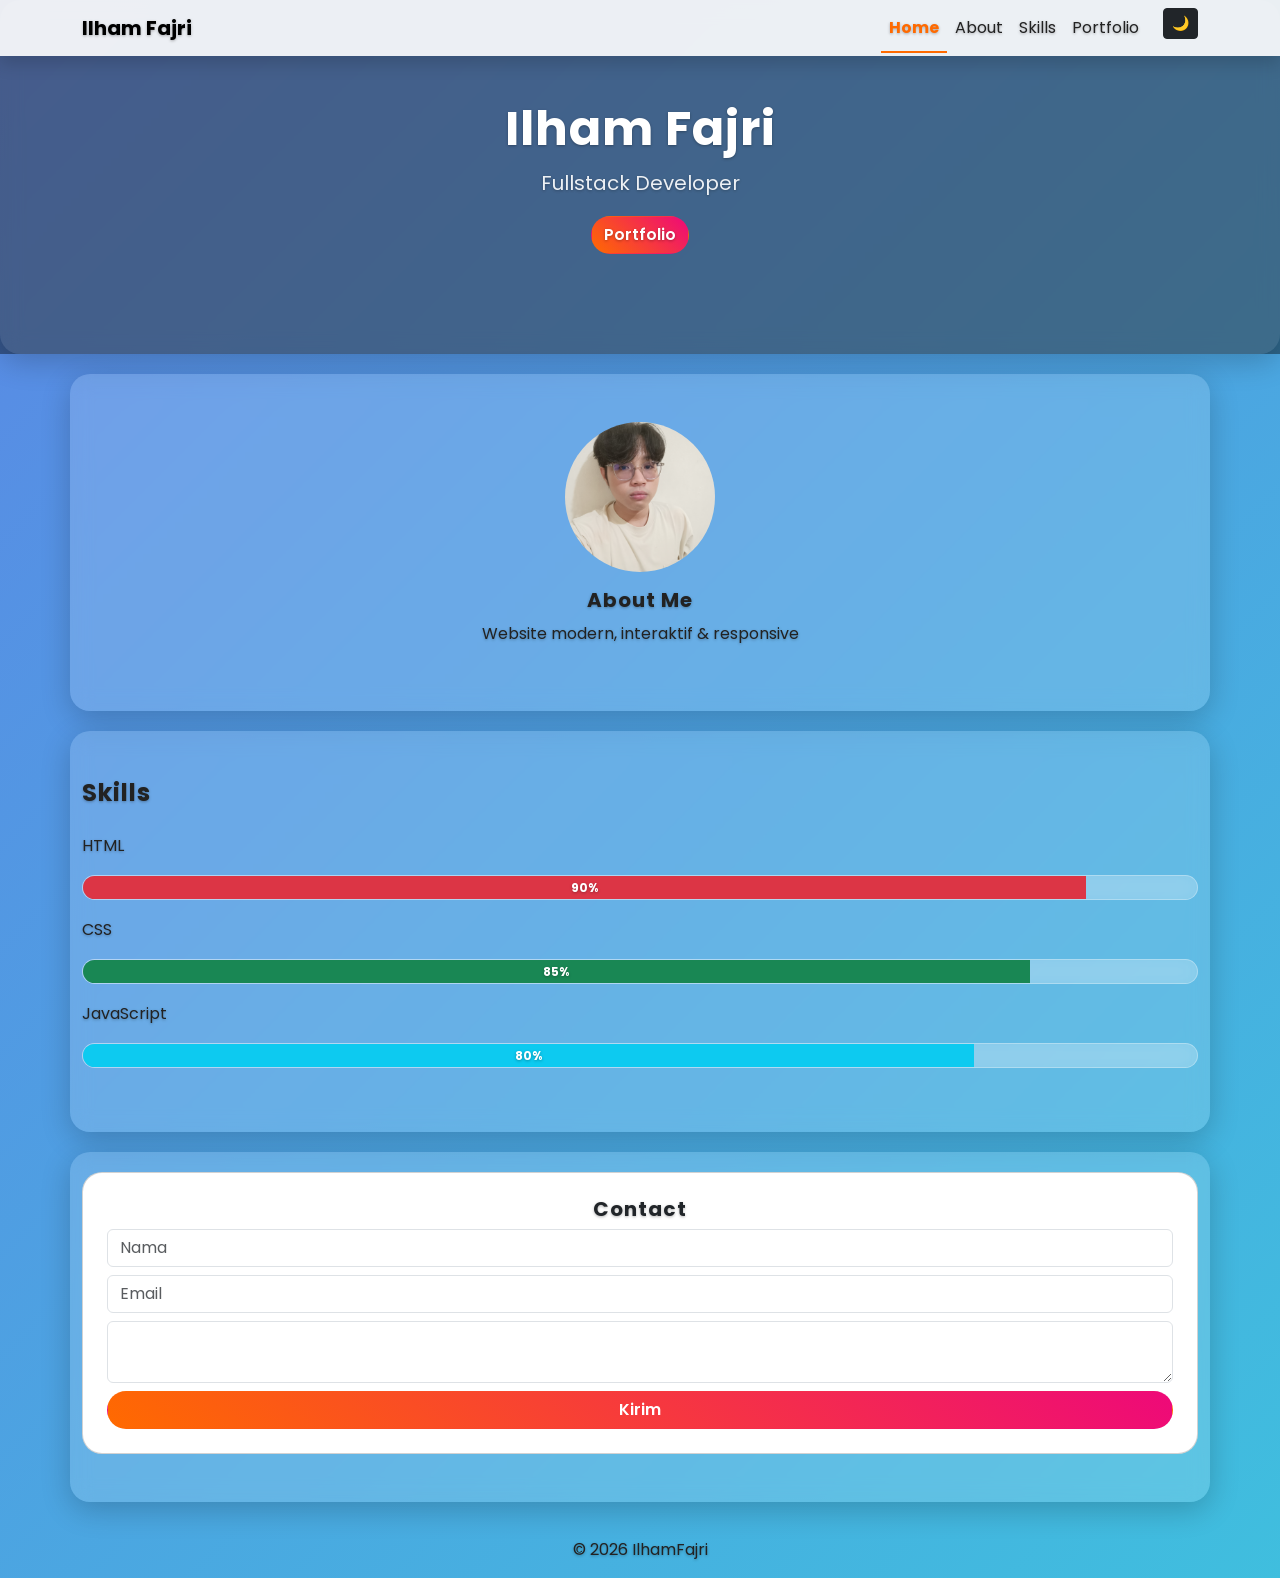
<file: Pengembangan Web Layout dengan Bootstrap 5/index.html>
<!DOCTYPE html>
<html lang="id">
<head>
<meta charset="UTF-8">
<meta name="viewport" content="width=device-width, initial-scale=1">

<title>CV Ilham Fajri</title>

<!-- BOOTSTRAP CDN -->
<link href="https://cdn.jsdelivr.net/npm/bootstrap@5.3.0/dist/css/bootstrap.min.css" rel="stylesheet">

<!-- AOS -->
<link href="https://unpkg.com/aos@2.3.4/dist/aos.css" rel="stylesheet">

<!-- CUSTOM CSS -->
<link rel="stylesheet" href="style.css">
</head>

<body>

<!-- NAVBAR -->
<nav class="navbar navbar-expand-lg bg-white fixed-top shadow">
<div class="container">
<a class="navbar-brand fw-bold">Ilham Fajri</a>

<button class="navbar-toggler" data-bs-toggle="collapse" data-bs-target="#nav">
<span class="navbar-toggler-icon"></span>
</button>

<div class="collapse navbar-collapse" id="nav">
<ul class="navbar-nav ms-auto">
<li><a class="nav-link active" href="#home">Home</a></li>
<li><a class="nav-link" href="#about">About</a></li>
<li><a class="nav-link" href="#skills">Skills</a></li>
<li><a class="nav-link" href="about.html">Portfolio</a></li>
<li>
<button onclick="toggleMode()" class="btn btn-dark btn-sm ms-3 ripple">🌙</button>
</li>
</ul>
</div>
</div>
</nav>

<!-- HERO -->
<section id="home" class="hero" data-aos="fade-up">
<h1>Ilham Fajri</h1>
<p>Fullstack Developer</p>
<a href="about.html" class="btn btn-modern ripple">Portfolio</a>
</section>

<!-- ABOUT -->
<section id="about" class="container py-5 text-center" data-aos="fade-right">
<img src="Img/foto saya .jpg" class="rounded-circle float mb-3" width="150"> 
<h5>About Me</h5>
<p>Website modern, interaktif & responsive</p>
</section>

<!-- SKILLS (FIXED) -->
<section id="skills" class="container py-5" data-aos="fade-left">
<h4 class="mb-4">Skills</h4>

<p>HTML</p>
<div class="progress mb-3" style="height:25px;">
  <div class="progress-bar bg-danger progress-anim" data-width="90%">90%</div>
</div>

<p>CSS</p>
<div class="progress mb-3" style="height:25px;">
  <div class="progress-bar bg-success progress-anim" data-width="85%">85%</div>
</div>

<p>JavaScript</p>
<div class="progress mb-3" style="height:25px;">
  <div class="progress-bar bg-info progress-anim" data-width="80%">80%</div>
</div>

</section>

<!-- CONTACT -->
<section class="container pb-5">
<div class="card p-4 text-center">
<h5>Contact</h5>
<input class="form-control mb-2" placeholder="Nama">
<input class="form-control mb-2" placeholder="Email">
<textarea class="form-control mb-2"></textarea>
<button class="btn btn-modern ripple w-100">Kirim</button>
</div>
</section>

<footer class="text-center py-3">
© 2026 IlhamFajri
</footer>

<!-- SCRIPT -->
<script src="https://cdn.jsdelivr.net/npm/bootstrap@5.3.0/dist/js/bootstrap.bundle.min.js"></script>
<script src="https://unpkg.com/aos@2.3.4/dist/aos.js"></script>

<script>
AOS.init();

/* DARK MODE */
function toggleMode(){
document.body.classList.toggle("dark-mode");
}

/* NAV ACTIVE */
let sections = document.querySelectorAll("section");
let navLinks = document.querySelectorAll(".nav-link");

window.onscroll = () => {
sections.forEach(sec => {
let top = window.scrollY;
let offset = sec.offsetTop - 150;
let height = sec.offsetHeight;
let id = sec.getAttribute("id");

if(top >= offset && top < offset + height){
navLinks.forEach(link => link.classList.remove("active"));
document.querySelector('.nav-link[href*='+id+']').classList.add("active");
}
});
};

/* RIPPLE */ 
document.querySelectorAll(".ripple").forEach(btn=>{
btn.addEventListener("click",function(e){
let x = e.clientX - e.target.offsetLeft;
let y = e.clientY - e.target.offsetTop;

let span = document.createElement("span");
span.style.left = x+"px";
span.style.top = y+"px";

this.appendChild(span);

setTimeout(()=> span.remove(),600);
});
});

/* SKILL ANIMATION */
window.addEventListener("scroll", () => {
document.querySelectorAll(".progress-anim").forEach(bar => {
if(bar.style.width === ""){
let value = bar.getAttribute("data-width");
bar.style.width = value;
}
});
});
</script>

</body>
</html>
</file>
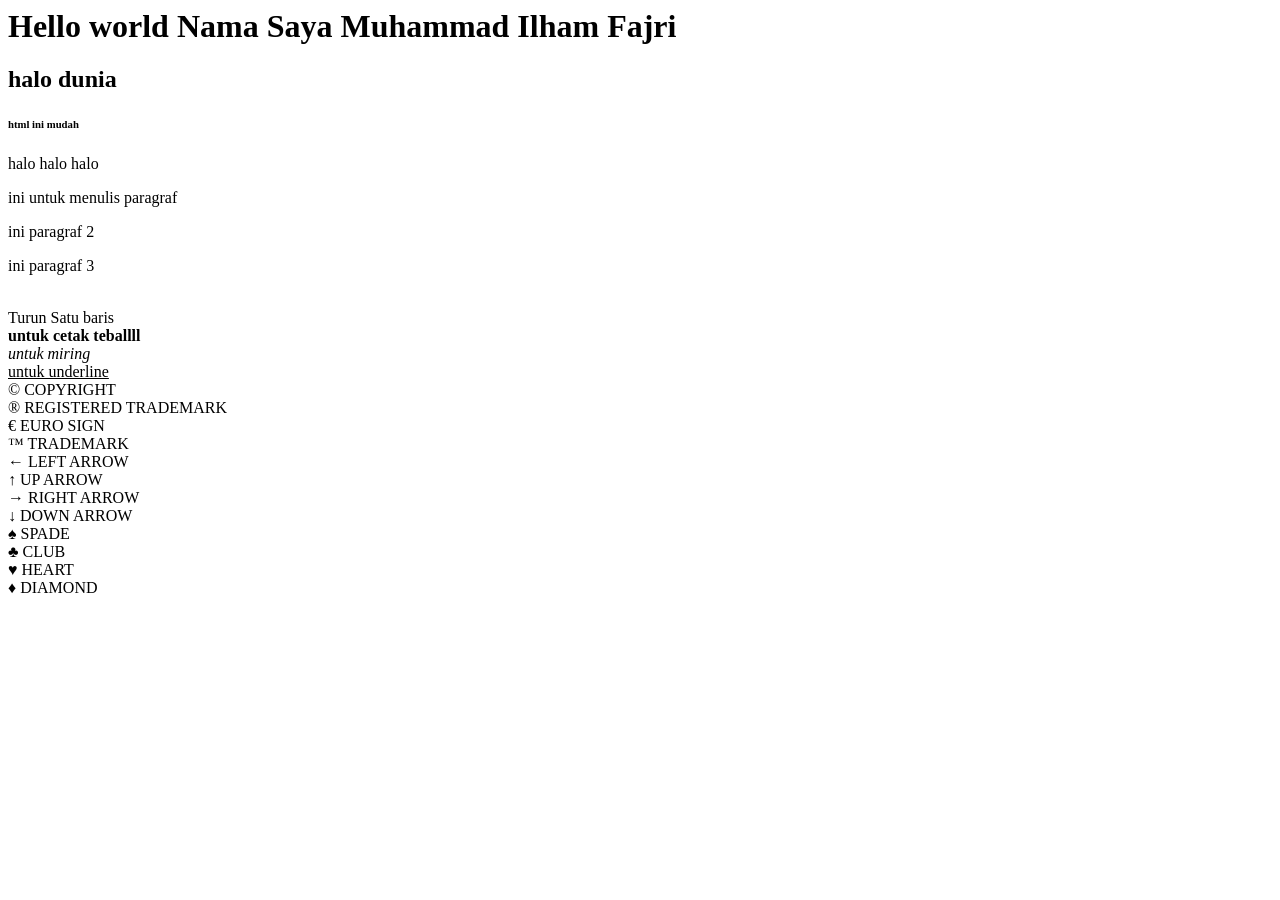
<file: Pertemuan3/index.html>
<html>
    <head>
        <title> belajar html part 1 </title>
    </head>
    <body> 
        <H1>Hello world Nama Saya Muhammad Ilham Fajri</H1>
        <h2> halo dunia</h2>
        <h6> html ini mudah</h6>
        <p> halo halo halo </p>
        <p> ini untuk menulis paragraf</p>
        <p> ini paragraf 2</p>
        <p> ini paragraf 3</p>
        <br>Turun Satu baris<br>    
        <b> untuk cetak teballll</b><br>
        <i> untuk miring</i><br>
        <u> untuk underline</u><br>
       
		&copy;	COPYRIGHT	<br>
		&reg;	REGISTERED TRADEMARK	<br>
		&euro;	EURO SIGN	<br>
		&trade;	TRADEMARK	<br>
		&larr;	LEFT ARROW	<br>
		&uarr;	UP ARROW	<br>
		&rarr;	RIGHT ARROW	<br>
		&darr;	DOWN ARROW	<br>
		&spades;	SPADE	<br>
		&clubs;	CLUB	<br>
		&hearts;	HEART	<br>
		&diams;	 DIAMOND<br>
        	

</html>
</file>
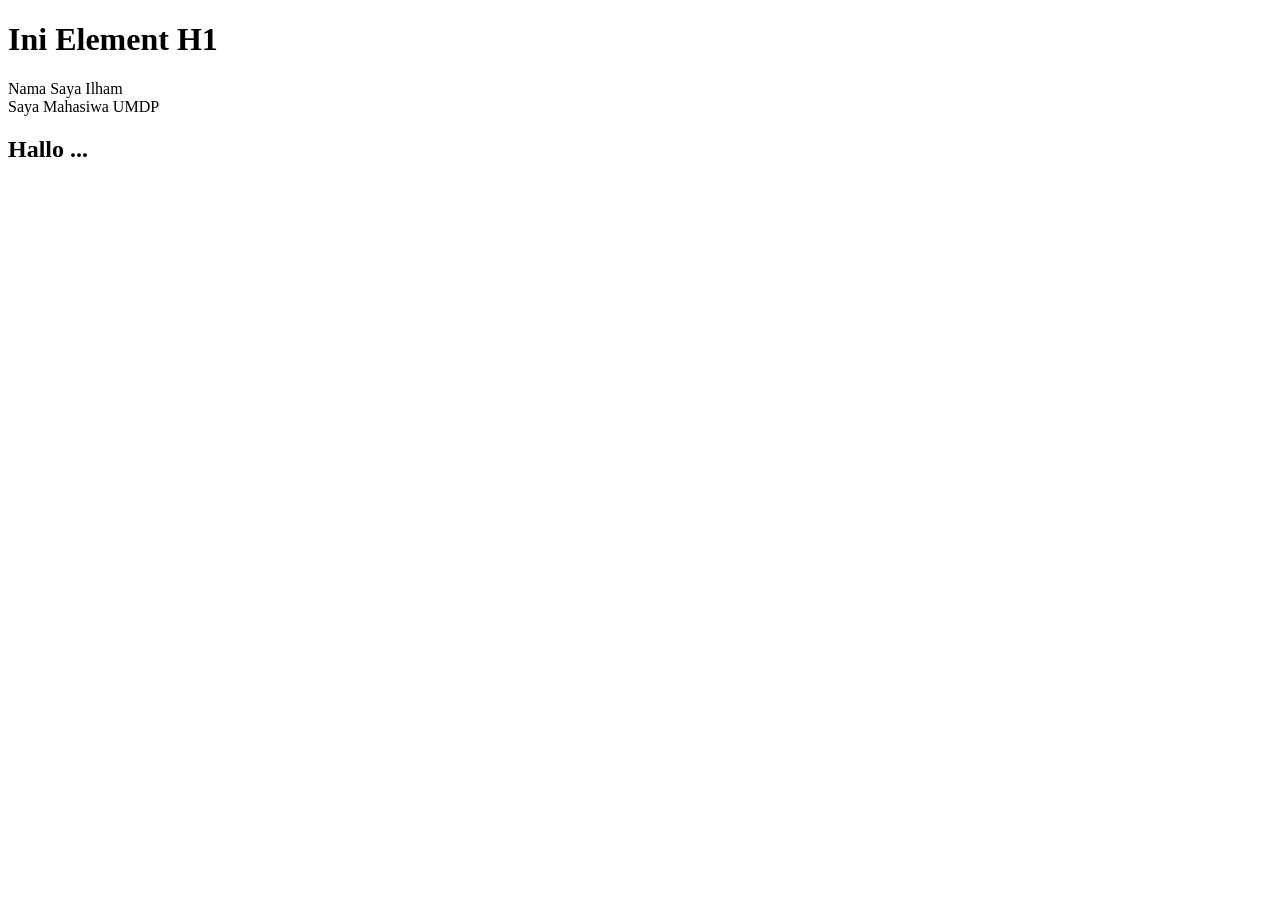
<file: pertemuan7/index.html>
<!DOCTYPE html>
<html lang="en">
<head>
    <meta charset="UTF-8">
    <meta name="viewport" content="width=device-width, initial-scale=1.0">
    <title>JavaScript</title>
    <script>
        //Output Console
        console.log("Hallo JavaScript");
        console.error("Ini pesan error");
        console.table(["Apel","Jeruk"]);

    </script>
</head>
<body>
    <h1>Ini Element H1</h1>
    <div id="demo">Ini Element Div</div>
    <script>
        //Output Document - Pop Up Window

        //alert("Hallo JavaScript");
        //var nama = prompt("Masukkan Nama Anda");
        //console.log("Hallo, " + nama);
        // var isJomblo = confirm("Apakah anda Jomblo, kalo ya, mau lanjut?");
        // if(isJomblo){
        //     console.log("Ciee Jomblo");
        // }else{
        //     console.log("Byee ....");
        // }

        //Output Document - DOM
        document.write("<h2>Hallo ...</h2>");
        document.getElementById("demo").innerHTML = "Nama Saya Ilham";
        document.getElementById("demo").innerHTML += "<br/>Saya Mahasiwa UMDP";

        //Variabel
        var nama = "Nur Rachmat"; //string
        var npm = 222525250005; //number (int)
        var isMale = true; //boolean
        var hobi = ["Reading", "Writing", "Dancing"]; //array
        var nilaiKuliah = {
                "namaMk":"PAW 1", 
                "nilaiHuruf" : "A", 
                "nilaiAngka" : "90"
            }; // object
    </script>
</body>
</html>
</file>
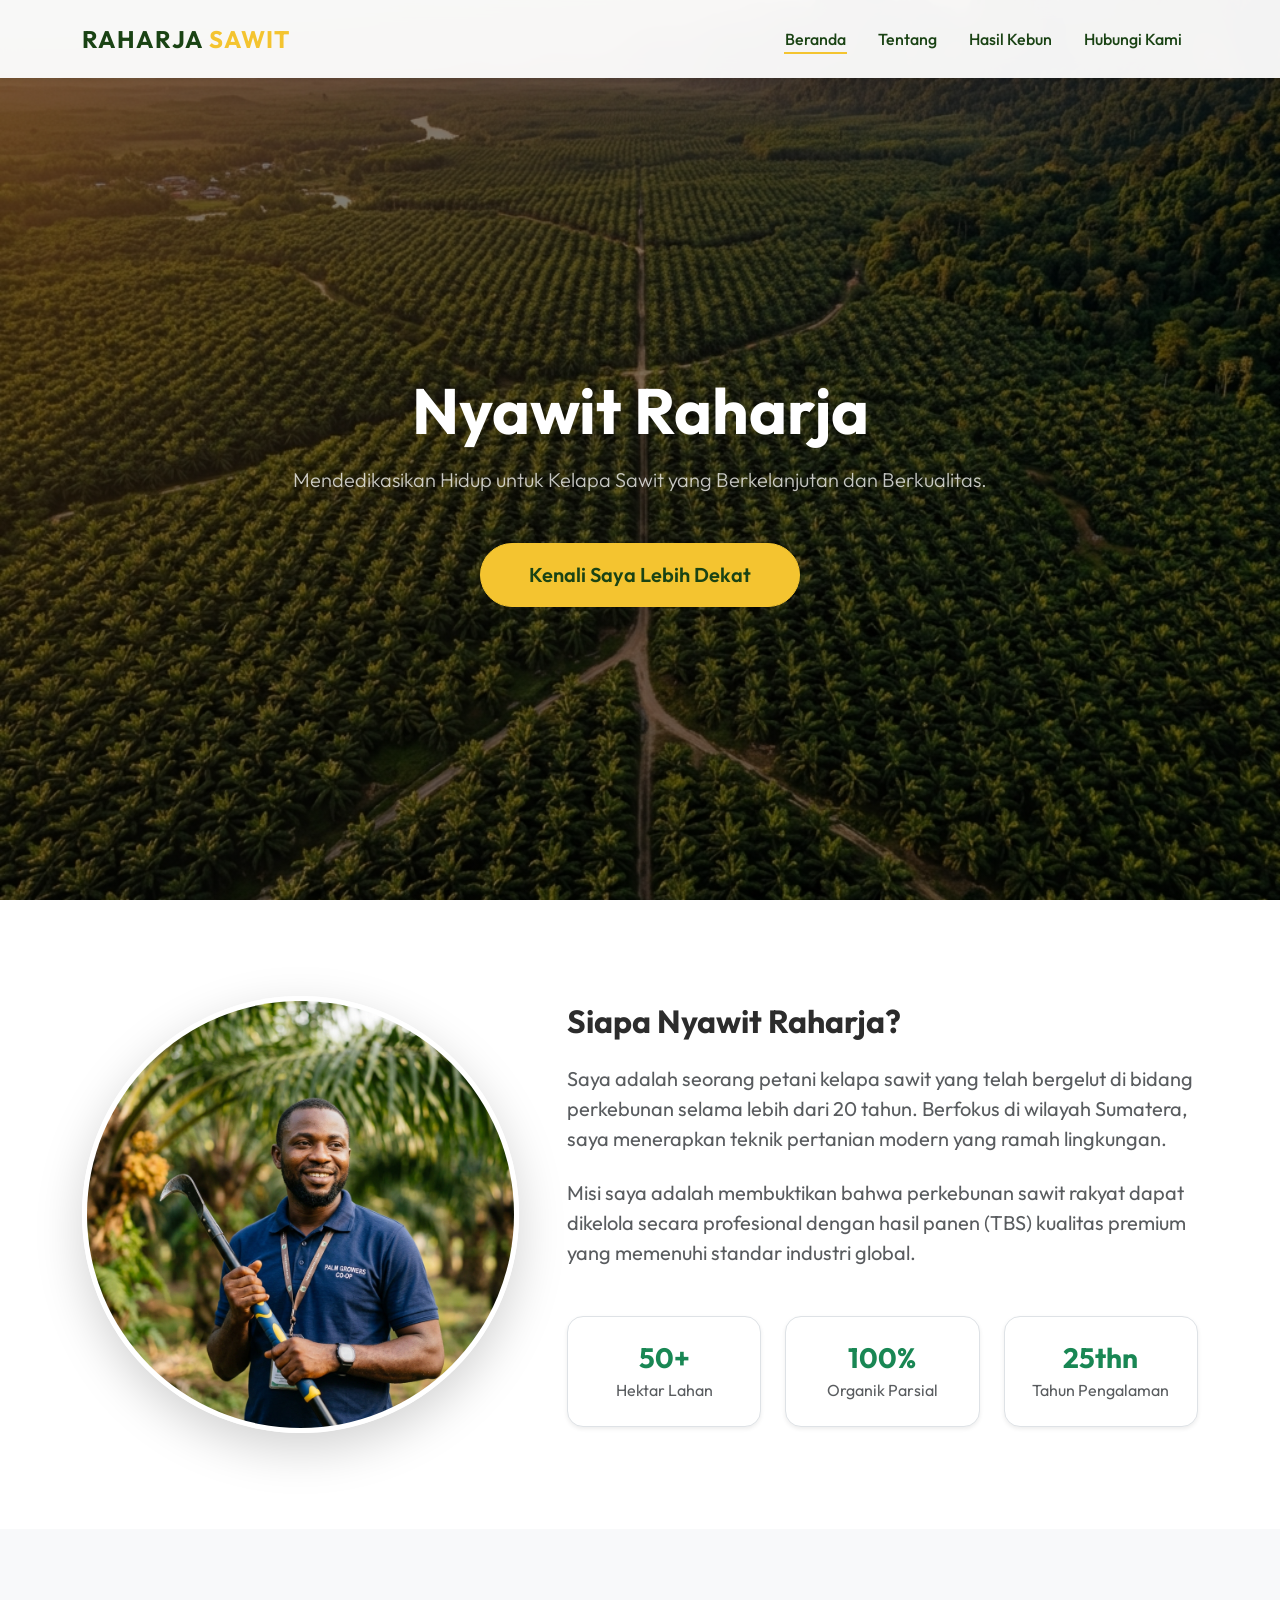
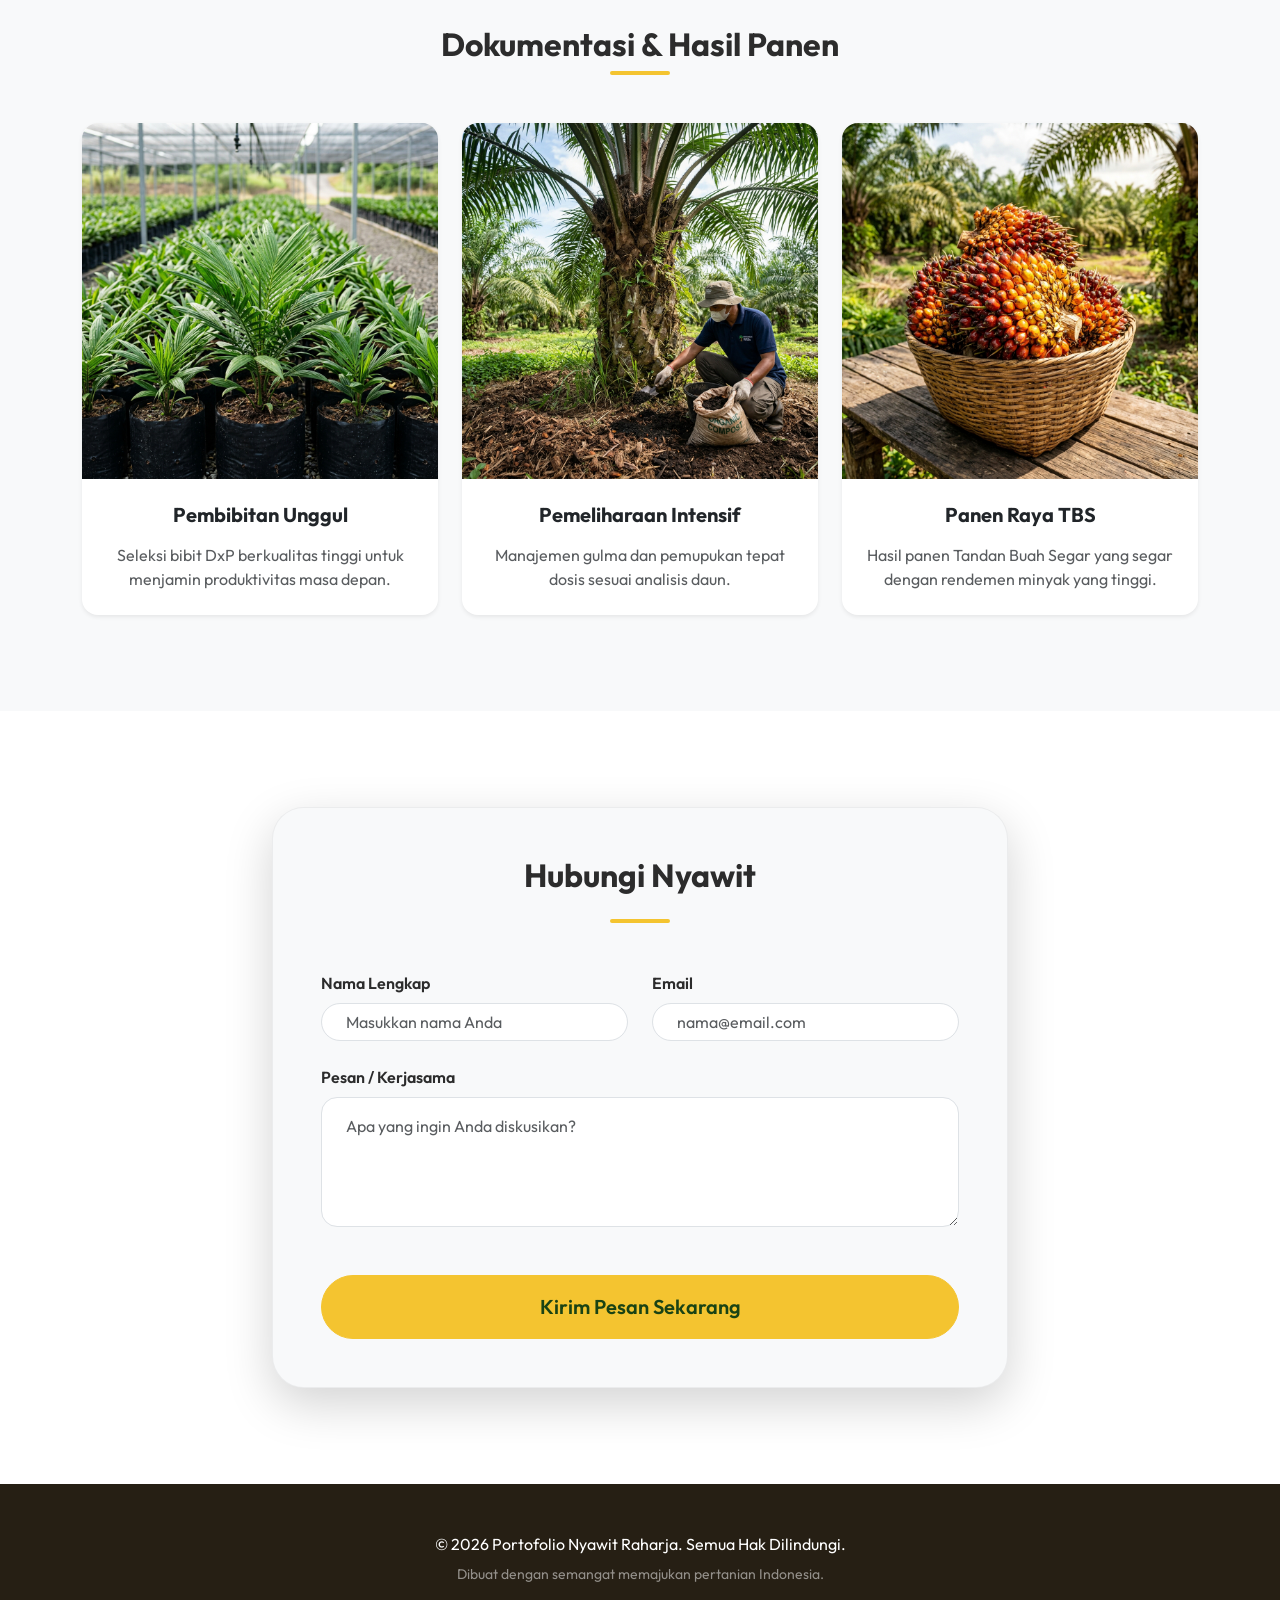
<file: UTS KISI KISI/index.html>
<!DOCTYPE html>
<html lang="id">
<head>
    <meta charset="UTF-8">
    <meta name="viewport" content="width=device-width, initial-scale=1.0">
    <title>Raharja Sawit - Pengusaha Sawit Berkelanjutan</title>
    <!-- Google Fonts -->
    <link href="https://fonts.googleapis.com/css2?family=Outfit:wght@300;400;600;700&display=swap" rel="stylesheet">
    <!-- Bootstrap 5 CSS -->
    <link href="https://cdn.jsdelivr.net/npm/bootstrap@5.3.0/dist/css/bootstrap.min.css" rel="stylesheet">
    <!-- Bootstrap Icons -->
    <link rel="stylesheet" href="https://cdn.jsdelivr.net/npm/bootstrap-icons@1.11.1/font/bootstrap-icons.css">
    <!-- Custom CSS -->
    <link rel="stylesheet" href="css/style.css">
</head>
<body>

    <!-- Navbar -->
    <nav class="navbar navbar-expand-lg fixed-top shadow-sm" id="mainNav">
        <div class="container">
            <a class="navbar-brand fw-bold text-uppercase" href="#">RAHARJA <span class="text-gold">SAWIT</span></a>
            <button class="navbar-toggler" type="button" data-bs-toggle="collapse" data-bs-target="#navbarNav">
                <span class="navbar-toggler-icon"></span>
            </button>
            <div class="collapse navbar-collapse" id="navbarNav">
                <ul class="navbar-nav ms-auto">
                    <li class="nav-item"><a class="nav-link px-3 active" href="#hero">Beranda</a></li>
                    <li class="nav-item"><a class="nav-link px-3" href="#tentang">Tentang</a></li>
                    <li class="nav-item"><a class="nav-link px-3" href="#hasil">Hasil Kebun</a></li>
                    <li class="nav-item"><a class="nav-link px-3" href="#hubungi">Hubungi Kami</a></li>
                </ul>
            </div>
        </div>
    </nav>

    <!-- Hero Section -->
    <section id="hero" class="d-flex align-items-center">
        <div class="container text-center text-white">
            <h1 class="display-3 fw-bold mb-3 animate-up">Nyawit Raharja</h1>
            <p class="lead mb-5 opacity-75 animate-up delay-1">Mendedikasikan Hidup untuk Kelapa Sawit yang Berkelanjutan dan Berkualitas.</p>
            <a href="#tentang" class="btn btn-gold btn-lg px-5 py-3 rounded-pill fw-semibold animate-up delay-2">Kenali Saya Lebih Dekat</a>
        </div>
    </section>

    <!-- About Section -->
    <section id="tentang" class="py-5">
        <div class="container py-5">
            <div class="row align-items-center g-5">
                <div class="col-lg-5">
                    <div class="img-wrapper rounded-circle overflow-hidden shadow-lg border border-5 border-white">
                        <img src="assets/img/profile.png" alt="Nyawit Raharja" class="img-fluid">
                    </div>
                </div>
                <div class="col-lg-7">
                    <h2 class="fw-bold mb-4">Siapa Nyawit Raharja?</h2>
                    <p class="text-muted mb-4 fs-5">Saya adalah seorang petani kelapa sawit yang telah bergelut di bidang perkebunan selama lebih dari 20 tahun. Berfokus di wilayah Sumatera, saya menerapkan teknik pertanian modern yang ramah lingkungan.</p>
                    <p class="text-muted mb-5 fs-5">Misi saya adalah membuktikan bahwa perkebunan sawit rakyat dapat dikelola secara profesional dengan hasil panen (TBS) kualitas premium yang memenuhi standar industri global.</p>
                    
                    <div class="row text-center g-4">
                        <div class="col-md-4">
                            <div class="stat-card p-4 rounded-4 shadow-sm border h-100">
                                <h3 class="fw-bold text-success mb-1 counter" data-target="50">0</h3>
                                <p class="text-muted mb-0">Hektar Lahan</p>
                            </div>
                        </div>
                        <div class="col-md-4">
                            <div class="stat-card p-4 rounded-4 shadow-sm border h-100">
                                <h3 class="fw-bold text-success mb-1 counter" data-target="100">0</h3>
                                <p class="text-muted mb-0">Organik Parsial</p>
                            </div>
                        </div>
                        <div class="col-md-4">
                            <div class="stat-card p-4 rounded-4 shadow-sm border h-100">
                                <h3 class="fw-bold text-success mb-1 counter" data-target="25">0</h3>
                                <p class="text-muted mb-0">Tahun Pengalaman</p>
                            </div>
                        </div>
                    </div>
                </div>
            </div>
        </div>
    </section>

    <!-- Gallery/Service Section -->
    <section id="hasil" class="py-5 bg-light">
        <div class="container py-5">
            <div class="text-center mb-5">
                <h2 class="fw-bold">Dokumentasi & Hasil Panen</h2>
                <div class="divider mx-auto mb-4"></div>
            </div>
            
            <div class="row g-4">
                <!-- Card 1 -->
                <div class="col-md-4">
                    <div class="card h-100 border-0 shadow-sm rounded-4 overflow-hidden gallery-card">
                        <div class="overflow-hidden">
                            <img src="assets/img/seeds.png" class="card-img-top hover-zoom" alt="Pembibitan Unggul">
                        </div>
                        <div class="card-body p-4 text-center">
                            <h5 class="fw-bold mb-3">Pembibitan Unggul</h5>
                            <p class="card-text text-muted">Seleksi bibit DxP berkualitas tinggi untuk menjamin produktivitas masa depan.</p>
                        </div>
                    </div>
                </div>
                <!-- Card 2 -->
                <div class="col-md-4">
                    <div class="card h-100 border-0 shadow-sm rounded-4 overflow-hidden gallery-card">
                        <div class="overflow-hidden">
                            <img src="assets/img/maintenance.png" class="card-img-top hover-zoom" alt="Pemeliharaan Intensif">
                        </div>
                        <div class="card-body p-4 text-center">
                            <h5 class="fw-bold mb-3">Pemeliharaan Intensif</h5>
                            <p class="card-text text-muted">Manajemen gulma dan pemupukan tepat dosis sesuai analisis daun.</p>
                        </div>
                    </div>
                </div>
                <!-- Card 3 -->
                <div class="col-md-4">
                    <div class="card h-100 border-0 shadow-sm rounded-4 overflow-hidden gallery-card">
                        <div class="overflow-hidden">
                            <img src="assets/img/harvest.png" class="card-img-top hover-zoom" alt="Panen Raya TBS">
                        </div>
                        <div class="card-body p-4 text-center">
                            <h5 class="fw-bold mb-3">Panen Raya TBS</h5>
                            <p class="card-text text-muted">Hasil panen Tandan Buah Segar yang segar dengan rendemen minyak yang tinggi.</p>
                        </div>
                    </div>
                </div>
            </div>
        </div>
    </section>

    <!-- Contact Section -->
    <section id="hubungi" class="py-5">
        <div class="container py-5">
            <div class="row justify-content-center">
                <div class="col-lg-8">
                    <div class="contact-card p-5 rounded-5 shadow-lg text-center">
                        <h2 class="fw-bold mb-4">Hubungi Nyawit</h2>
                        <div class="divider mx-auto mb-5"></div>
                        
                        <form id="contactForm">
                            <div class="row g-4 text-start">
                                <div class="col-md-6">
                                    <label class="form-label fw-semibold">Nama Lengkap</label>
                                    <input type="text" class="form-control rounded-pill px-4" placeholder="Masukkan nama Anda" required>
                                </div>
                                <div class="col-md-6">
                                    <label class="form-label fw-semibold">Email</label>
                                    <input type="email" class="form-control rounded-pill px-4" placeholder="nama@email.com" required>
                                </div>
                                <div class="col-12">
                                    <label class="form-label fw-semibold">Pesan / Kerjasama</label>
                                    <textarea class="form-control rounded-4 px-4 py-3" rows="4" placeholder="Apa yang ingin Anda diskusikan?" required></textarea>
                                </div>
                                <div class="col-12 text-center mt-5">
                                    <button type="submit" class="btn btn-gold btn-lg px-5 py-3 rounded-pill fw-semibold w-100 w-md-auto">Kirim Pesan Sekarang</button>
                                </div>
                            </div>
                        </form>
                    </div>
                </div>
            </div>
        </div>
    </section>

    <!-- Footer -->
    <footer class="py-5 text-white">
        <div class="container text-center">
            <p class="mb-2">© 2026 Portofolio Nyawit Raharja. Semua Hak Dilindungi.</p>
            <p class="small opacity-50 mb-0">Dibuat dengan semangat memajukan pertanian Indonesia.</p>
        </div>
    </footer>

    <!-- Bootstrap 5 JS Bundle -->
    <script src="https://cdn.jsdelivr.net/npm/bootstrap@5.3.0/dist/js/bootstrap.bundle.min.js"></script>
    <!-- Custom JS -->
    <script src="js/script.js"></script>
</body>
</html>
</file>
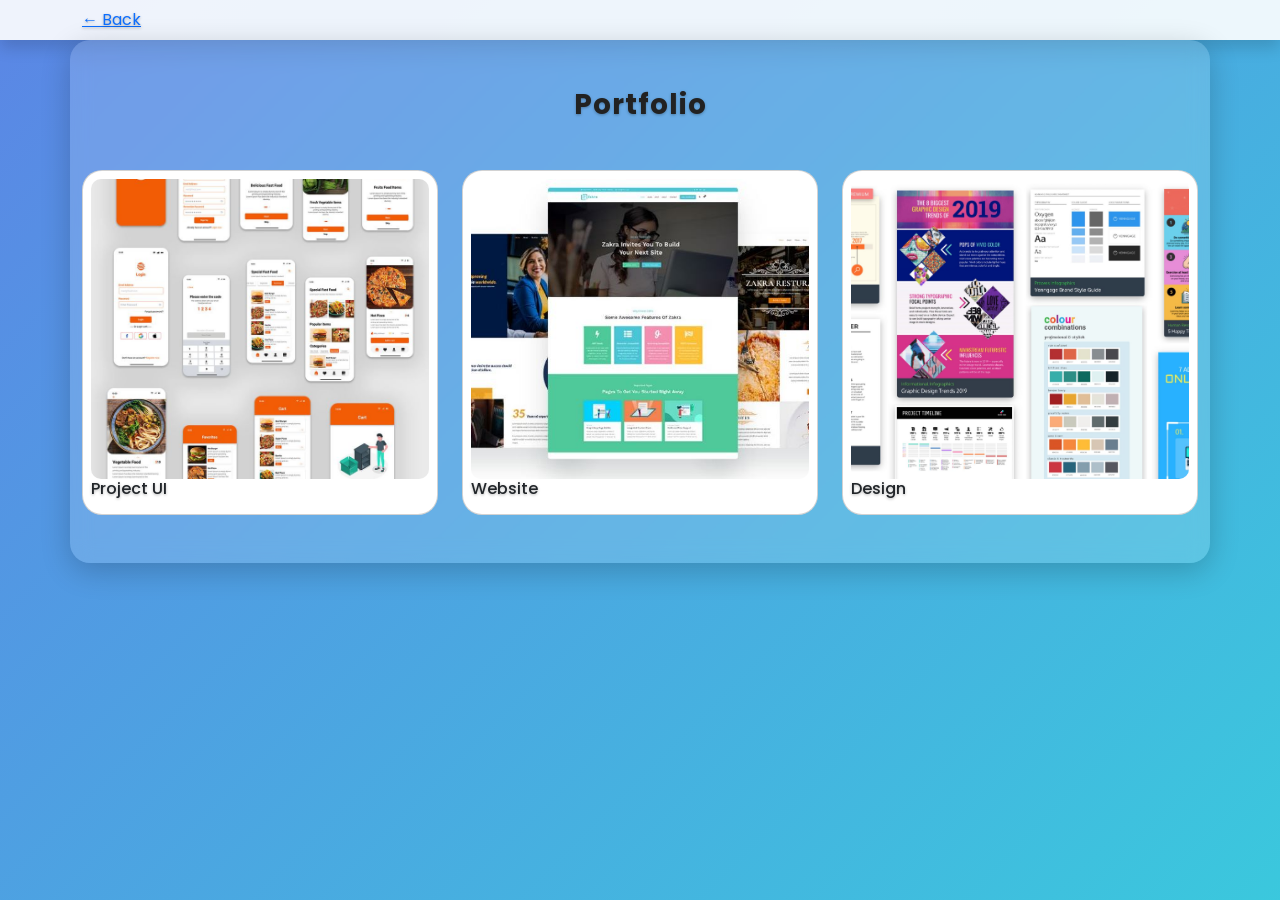
<file: Pengembangan Web Layout dengan Bootstrap 5/about.html>
<!DOCTYPE html>
<html>
<head>
<meta charset="UTF-8">
<meta name="viewport" content="width=device-width, initial-scale=1">

<link href="https://cdn.jsdelivr.net/npm/bootstrap@5.3.0/dist/css/bootstrap.min.css" rel="stylesheet">
<link href="https://unpkg.com/aos@2.3.4/dist/aos.css" rel="stylesheet">
<link rel="stylesheet" href="style.css">
</head>

<body>

<nav class="navbar bg-white shadow">
<div class="container">
<a href="index.html">← Back</a>
</div>
</nav>

<section class="container py-5">
<h3 class="text-center mb-5">Portfolio</h3>

<div class="row g-4">
<div class="col-md-4" data-aos="zoom-in">
<div class="card p-2">
<img src="Img/projectui.jpg">
<h6>Project UI</h6>
</div>
</div> 

<div class="col-md-4" data-aos="zoom-in">
<div class="card p-2">
<img src="Img/web.jpg">
<h6>Website</h6>
</div>
</div>

<div class="col-md-4" data-aos="zoom-in">
<div class="card p-2">
<img src="Img/design.jpg">
<h6>Design</h6>
</div>
</div>

</div>
</section>

<script src="https://unpkg.com/aos@2.3.4/dist/aos.js"></script>
<script>AOS.init();</script>

</body>
</html>
</file>
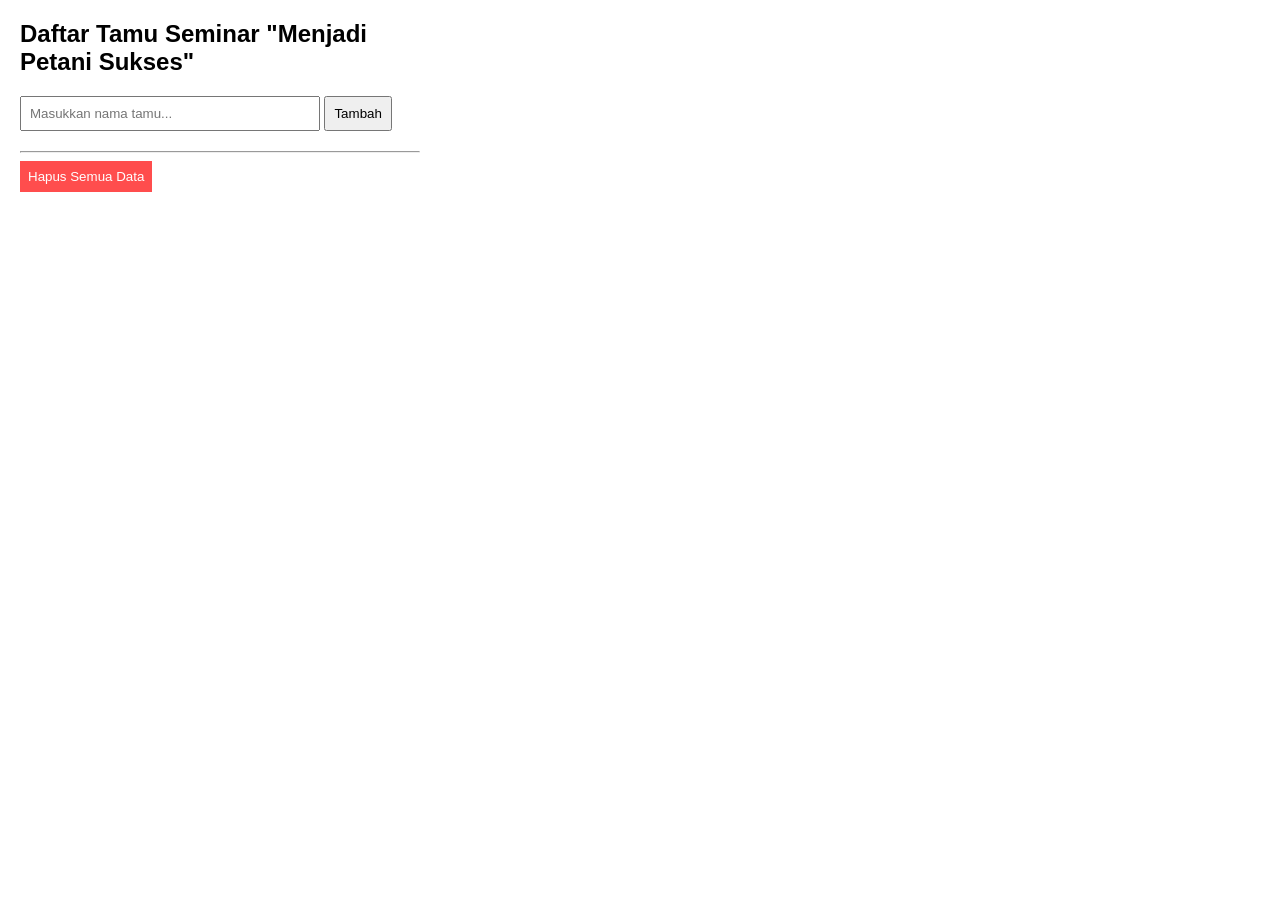
<file: pertemuan9/latihan.html>
<!DOCTYPE html>
<html lang="en">
<head>
    <meta charset="UTF-8">
    <meta name="viewport" content="width=device-width, initial-scale=1.0">
    <title>Buku Tamu Seminar</title>
    <link rel="stylesheet" href="style.css">
</head>
<body>
    <div class="container">
        <h2>Daftar Tamu Seminar "Menjadi Petani Sukses"</h2>
        <input type="text" id="guestInput" placeholder="Masukkan nama tamu...">
        <button onclick="addGuest()">Tambah</button>
        
        <ul id="guestList"></ul>
        
        <hr>
        <button style="background-color: #ff4d4d; color: white; border: none;" onclick="clearList()">
            Hapus Semua Data
        </button>
    </div>
    <script src="script.js"></script>
</body>
</html>
</file>
<file: Pengembangan Web Layout dengan Bootstrap 5/style.css>
/* IMPORT FONT */
@import url('https://fonts.googleapis.com/css2?family=Poppins:wght@300;400;600;700&display=swap');

/* BASE */
body {
  font-family: 'Poppins', sans-serif;
  scroll-behavior: smooth;
  transition: 0.3s;
  -webkit-font-smoothing: antialiased;
}

/* BACKGROUND ANIMATION */
body {
  background: linear-gradient(-45deg,#ff6a00,#ee0979,#36d1dc,#5b86e5);
  background-size: 400% 400%;
  animation: gradientBG 10s ease infinite; 
}

@keyframes gradientBG {
  0% {background-position:0% 50%;}
  50% {background-position:100% 50%;}
  100% {background-position:0% 50%;}
}

/* TEXT LIGHT MODE */
body {
  color: #222;
}

/* DARK MODE */
body.dark-mode {
  background: linear-gradient(-45deg,#141e30,#243b55,#000,#434343);
  color: #e4e6eb;
}

/* HERO */
.hero {
  position: relative;
  padding: 100px 20px;
  text-align: center;
  color: white;
}

/* overlay biar jelas */
.hero::before {
  content: "";
  position: absolute;
  inset: 0;
  background: rgba(0,0,0,0.4);
}

.hero * {
  position: relative;
  z-index: 1;
}

/* NAVBAR */
.navbar {
  background: rgba(255,255,255,0.9) !important;
}

/* DARK NAV */
body.dark-mode .navbar {
  background: rgba(0,0,0,0.75) !important;
}

/* NAV LINK */
.nav-link {
  position: relative;
  color: #222 !important;
  transition: 0.3s;
}

body.dark-mode .nav-link {
  color: #e4e6eb !important;
}

.nav-link.active {
  color: #ff6a00 !important;
  font-weight: bold;
}

/* underline anim */
.nav-link::after {
  content:"";
  position:absolute;
  bottom:-5px;
  left:0;
  width:0;
  height:2px;
  background:#ff6a00;
  transition:0.3s;
}

.nav-link:hover::after,
.nav-link.active::after {
  width:100%;
}

/* CARD */
.card {
  border-radius: 20px;
  transition: 0.4s;
}

.card:hover {
  transform: translateY(-10px) scale(1.05);
}

/* CARD DARK */
body.dark-mode .card {
  background: #1f1f1f;
  color: white;
}

/* BUTTON */
.btn-modern {
  border-radius: 50px;
  background: linear-gradient(45deg,#ff6a00,#ee0979);
  color: white;
  font-weight: 600;
}

/* DARK BUTTON */
body.dark-mode .btn-modern {
  background: linear-gradient(45deg,#00c6ff,#0072ff);
}

/* FLOAT */
.float {
  animation: float 3s ease-in-out infinite;
}

@keyframes float {
  50% { transform: translateY(-10px); }
}

/* RIPPLE */
.ripple {
  position: relative;
  overflow: hidden;
}

.ripple span {
  position: absolute;
  border-radius: 50%;
  transform: scale(0);
  background: rgba(255,255,255,0.5);
  animation: ripple 0.6s linear;
}

@keyframes ripple {
  to {
    transform: scale(4);
    opacity: 0;
  }
}

/* DARK MODE TEXT FIX */
body.dark-mode h1,
body.dark-mode h2,
body.dark-mode h3,
body.dark-mode h4,
body.dark-mode h5 {
  color: #fff;
  text-shadow: 0 2px 10px rgba(0,0,0,0.5);
}

body.dark-mode p {
  color: #cfcfcf;
}

/* INPUT */
body.dark-mode input,
body.dark-mode textarea {
  background: #2a2a2a;
  color: white;
  border: 1px solid #444;
}

body.dark-mode input::placeholder,
body.dark-mode textarea::placeholder {
  color: #aaa;
}

/* MOBILE */
@media(max-width:768px){
  .hero h1 { font-size:28px; }
}

/* PROGRESS FIX */
.progress {
  background: #ddd;
  border-radius: 20px;
  overflow: hidden;
}

.progress-bar {
  font-weight: bold;
  line-height: 25px;
  transition: 1s;
  width: 0;
}

/* DARK MODE */
body.dark-mode .progress {
  background: #333;
}
img.rounded-circle {
  object-fit: cover;
  width: 150px;
  height: 150px;
}
.progress {
  background: rgba(255, 255, 255, 0.2);
  backdrop-filter: blur(10px);
  border-radius: 20px;
  overflow: hidden;
  border: 1px solid rgba(255,255,255,0.3);
}
.card img {
  height: 300px;
  object-fit: cover;
  border-radius: 10px;
}
section {
  background: rgba(255,255,255,0.15);
  backdrop-filter: blur(10px);
  border-radius: 20px;
  margin-bottom: 20px;
  padding: 20px;
}
body {
  text-shadow: 0 1px 3px rgba(0,0,0,0.3);
}
section {
  box-shadow: 0 8px 30px rgba(0,0,0,0.2);
}
.hero h1 {
  font-size: 48px;
  font-weight: 700;
}

.hero p {
  font-size: 20px;
  opacity: 0.9;
}
p {
  font-size: 16px;
  line-height: 1.7;
}
h1, h2, h3, h4, h5 {
  font-weight: 700;
  letter-spacing: 1px;
}
</file>
<file: UTS KISI KISI/css/style.css>
:root {
    --forest-green: #1a4314;
    --leaf-green: #2d5a27;
    --harvest-gold: #f4c430;
    --premium-dark: #2c2c2c;
    --soft-white: #f8f9fa;
    --transition-smooth: all 0.4s cubic-bezier(0.165, 0.84, 0.44, 1);
}

body {
    font-family: 'Outfit', sans-serif;
    color: var(--premium-dark);
    scroll-behavior: smooth;
    overflow-x: hidden;
}

/* Navbar Styling */
#mainNav {
    background-color: rgba(255, 255, 255, 0.95);
    backdrop-filter: blur(10px);
    transition: var(--transition-smooth);
    padding: 1rem 0;
}

#mainNav.scrolled {
    background-color: var(--forest-green);
    padding: 0.6rem 0;
}

#mainNav.scrolled .navbar-brand,
#mainNav.scrolled .nav-link {
    color: white !important;
}

#mainNav.scrolled .nav-link.active {
    color: var(--harvest-gold) !important;
}

.navbar-brand {
    font-size: 1.5rem;
    letter-spacing: 1px;
    color: var(--forest-green) !important;
}

.text-gold {
    color: var(--harvest-gold);
}

.nav-link {
    font-weight: 500;
    color: var(--forest-green) !important;
    position: relative;
}

.nav-link::after {
    content: '';
    position: absolute;
    bottom: 5px;
    left: 15px;
    right: 15px;
    height: 2px;
    background: var(--harvest-gold);
    transform: scaleX(0);
    transition: transform 0.3s ease;
}

.nav-link:hover::after,
.nav-link.active::after {
    transform: scaleX(1);
}

/* Hero Section */
#hero {
    height: 100vh;
    background: linear-gradient(rgba(0, 0, 0, 0.5), rgba(0, 0, 0, 0.5)), 
                url('../assets/img/hero.png') no-repeat center center/cover;
    position: relative;
    padding-top: 80px;
}

.btn-gold {
    background-color: var(--harvest-gold);
    border-color: var(--harvest-gold);
    color: var(--forest-green);
    transition: var(--transition-smooth);
}

.btn-gold:hover {
    background-color: #e5b82e;
    transform: translateY(-3px);
    box-shadow: 0 10px 20px rgba(0, 0, 0, 0.1);
}

/* Divider */
.divider {
    width: 60px;
    height: 4px;
    background: var(--harvest-gold);
    border-radius: 2px;
}

/* About Section */
.img-wrapper img {
    width: 100%;
    height: auto;
    transition: transform 0.5s ease;
}

.img-wrapper:hover img {
    transform: scale(1.05);
}

.stat-card {
    background: white;
    transition: var(--transition-smooth);
}

.stat-card:hover {
    transform: translateY(-10px);
    border-color: var(--harvest-gold) !important;
}

/* Gallery Section */
.gallery-card {
    transition: var(--transition-smooth);
}

.gallery-card:hover {
    transform: translateY(-10px);
    box-shadow: 0 20px 40px rgba(0, 0, 0, 0.1) !important;
}

.hover-zoom {
    transition: transform 0.5s ease;
}

.gallery-card:hover .hover-zoom {
    transform: scale(1.1);
}

/* Contact Section */
.contact-card {
    background: var(--soft-white);
    border: 1px solid rgba(0, 0, 0, 0.05);
}

.form-control:focus {
    border-color: var(--harvest-gold);
    box-shadow: 0 0 0 0.25rem rgba(244, 196, 48, 0.25);
}

/* Footer */
footer {
    background-color: #261f14;
}

/* Animations */
.animate-up {
    opacity: 0;
    transform: translateY(30px);
    animation: fadeInUp 0.8s forwards;
}

.delay-1 { animation-delay: 0.2s; }
.delay-2 { animation-delay: 0.4s; }

@keyframes fadeInUp {
    to {
        opacity: 1;
        transform: translateY(0);
    }
}

/* Responsive Adjustments */
@media (max-width: 768px) {
    #hero h1 { font-size: 2.5rem; }
    .contact-card { padding: 2rem !important; }
}
</file>
<file: pertemuan9/style.css>
body {
  font-family: sans-serif;
  margin: 20px;
}
.container {
  max-width: 400px;
}
input {
  padding: 8px;
  width: 70%;
}
button {
  padding: 8px;
  cursor: pointer;
}
ul {
  margin-top: 20px;
}
</file>
